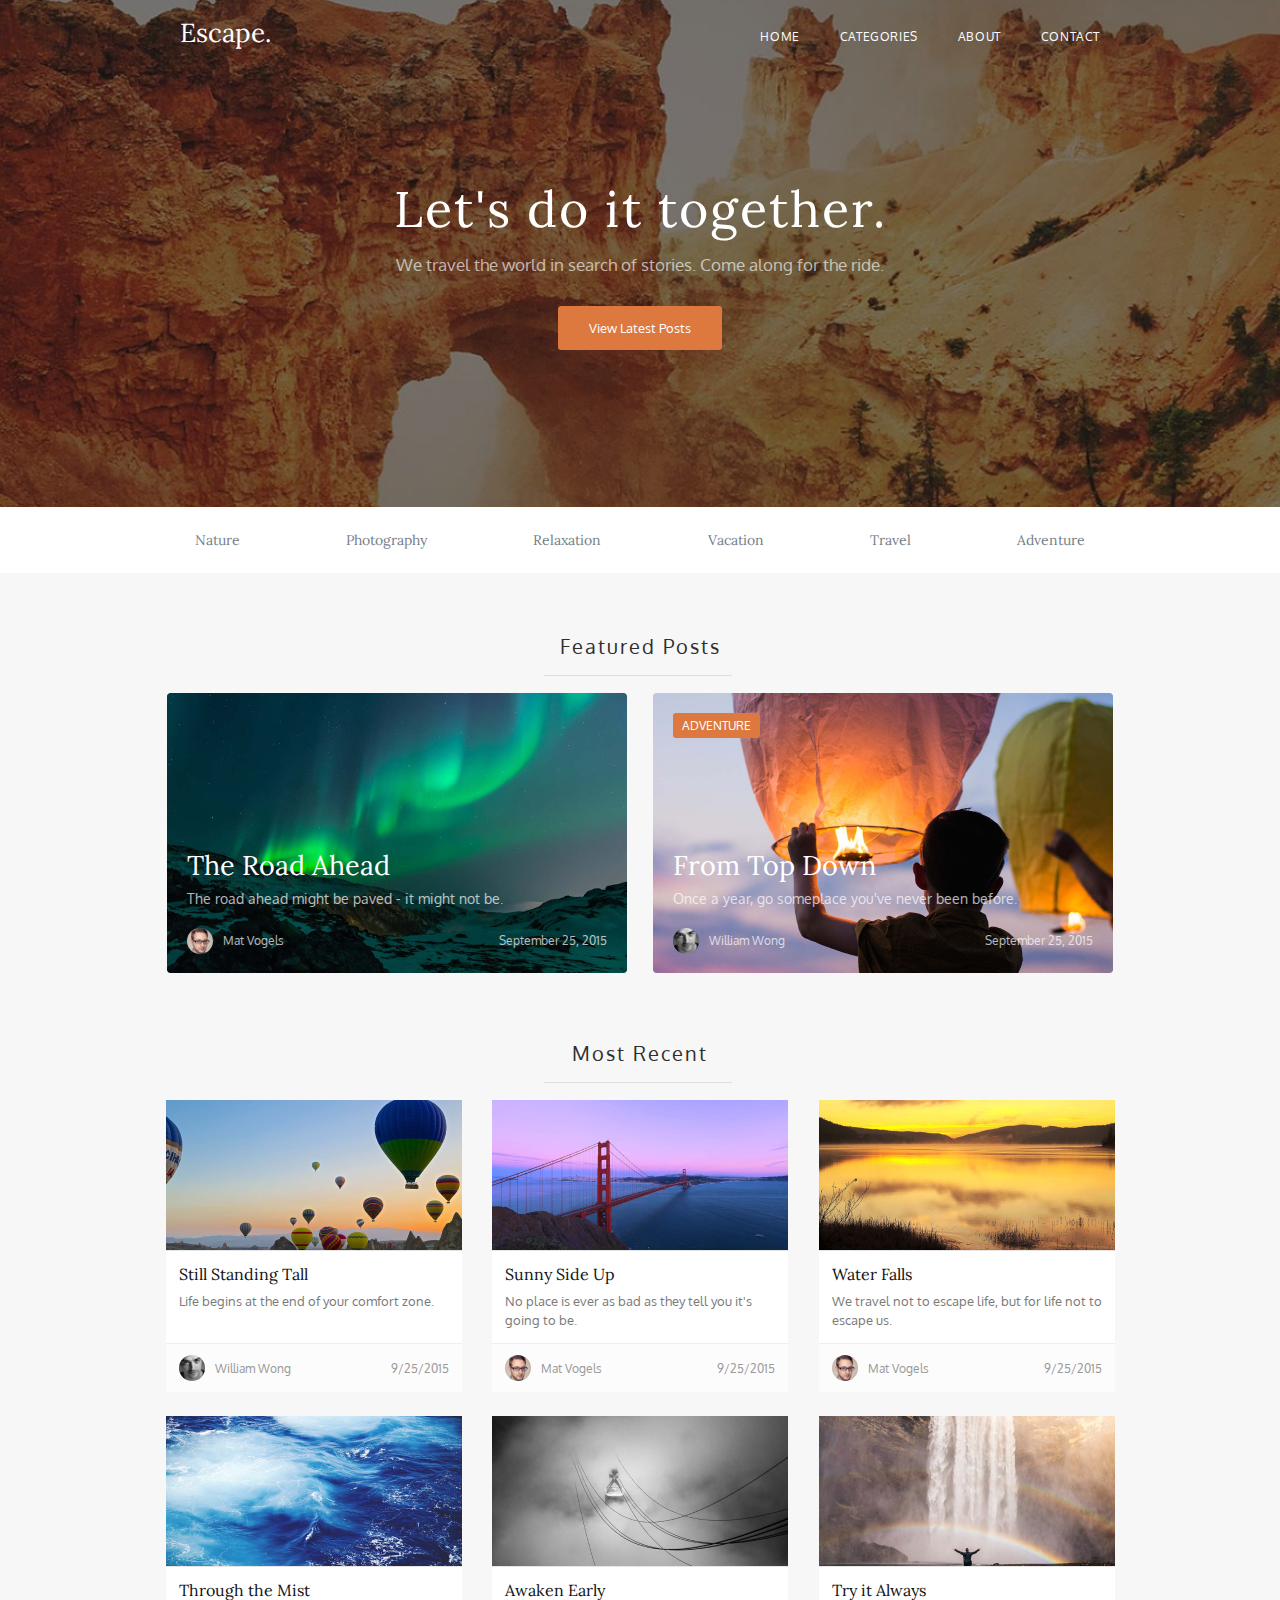
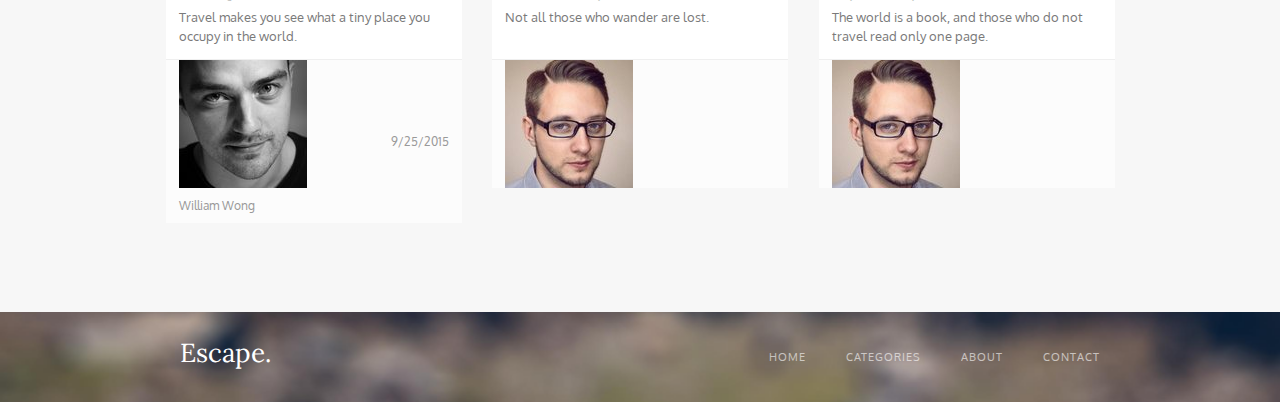
<file: lab_2/index.html>
<!DOCTYPE html>
<html lang="en">

<head>
    <meta charset="UTF-8">
    <meta name="viewport" content="width=device-width, initial-scale=1.0">
    <link rel="stylesheet" href="styles/style.css">
    <link rel="preconnect" href="https://fonts.googleapis.com">
    <link rel="preconnect" href="https://fonts.gstatic.com" crossorigin>
    <link href="https://fonts.googleapis.com/css2?family=Lora&family=Oxygen&display=swap" rel="stylesheet">
    <title>Blog home page</title>
</head>

<body class="body">
    <div class="head">
        <header class="header">
            <div class="container running-title">
                <a class="logo" href="">Escape.</a>
                <nav class="navigation">
                    <ul class="navigation__list">
                        <li class="navigation__item"><a class="navigation__link" href="">HOME</a></li>
                        <li class="navigation__item"><a class="navigation__link" href="">CATEGORIES</a></li>
                        <li class="navigation__item"><a class="navigation__link" href="">ABOUT</a></li>
                        <li class="navigation__item"><a class="navigation__link" href="">CONTACT</a></li>
                    </ul>
                </nav>
            </div>
        </header>
        <div class="about-the-blog container">
            <h1 class="about-the-blog__title">Let's do it together.</h1>
            <p class="about-the-blog__subtitle">We travel the world in search of stories. Come along for the ride.</p>  
            <a class="button" href="">View Latest Posts</a>  
        </div>
    </div>
    <nav class="menu">
        <ul class="menu__list container">
            <li class="menu__item"><a class="menu__link" href="">Nature</a></li>
            <li class="menu__item"><a class="menu__link" href="">Photography</a></li>
            <li class="menu__item"><a class="menu__link" href="">Relaxation</a></li>
            <li class="menu__item"><a class="menu__link" href="">Vacation</a></li>
            <li class="menu__item"><a class="menu__link" href="">Travel</a></li>
            <li class="menu__item"><a class="menu__link" href="">Adventure</a></li>
        </ul>
    </nav>    
    <main class="main">
        <div class="container">
            <section class="featured-posts">
                <h2 class="section-title">Featured Posts</h2>                
                <div class="featured-posts__content"> 
                    <div class="featured-posts__post">                   
                        <a href="" class="featured-post__link post__link">
                            <img class="featured-post__image" src="images/northern-lights.png" alt="Северное сияние">
                            <div class="featured-post__item">                            
                                <h3 class="featured-post__title">The Road Ahead</h3>
                                <p class="featured-post__subtitle">
                                    The road ahead might be paved - it might not be.
                                </p>
                                <div class="post-info">
                                    <div class="post-info__author">
                                        <img class="post-info__icon" src="images/mat-vogels.jpg" alt="Mat Vogels">
                                        <p class="post-info__author-name">Mat Vogels</p>
                                    </div>
                                    <p class="post-info__date">September 25, 2015</p>
                                </div>                                
                            </div>
                        </a> 
                    </div>
                    <div class="featured-posts__post">                   
                        <a href="" class="featured-post__link post__link">
                            <img class="featured-post__image" src="images/sky-lanterns.png" alt="Небесные фонарики">
                            <div class="fake-button button">ADVENTURE</div>
                            <div class="featured-post__item">                                 
                                <h3 class="featured-post__title">From Top Down</h3>
                                <p class="featured-post__subtitle">
                                    Once a year, go someplace you've never been before.
                                </p>
                                <div class="post-info">
                                    <div class="post-info__author">
                                        <img class="post-info__icon" src="images/william-wong.jpg" alt="Mat Vogels">
                                        <p class="post-info__author-name">William Wong</p>
                                    </div>
                                    <p class="post-info__date">September 25, 2015</p>
                                </div>                                    
                            </div>
                        </a> 
                    </div>                      
                </div>
            </section>
            <section class="most-recent">
                <h2 class="section-title">Most Recent</h2>                
                <div class="articles__most-recent">
                    <div class="article">
                        <a class="article__link post__link" href="">
                            <img class="article__img" src="images/air-ballons.png" alt="air-ballons">
                            <div class="article__name">
                                <h3 class="article__title">Still Standing Tall</h3>
                                <p class="article__subtitle">Life begins at the end of your comfort zone.</p>
                            </div>
                        </a>
                        <div class="article__footer">
                            <div class="article__author">
                                <img class="article__icon" src="images/william-wong.jpg" alt="William Wong">
                                <p class="article__autor-name">William Wong</p>
                            </div>
                            <p class="article__date">9/25/2015</p>
                        </div>
                    </div>
                    <div class="article">
                        <a class="article__link post__link" href="">
                            <img class="article__img" src="images/bridge.png" alt="air-ballons">
                            <div class="article__name">
                                <h3 class="article__title">Sunny Side Up</h3>
                                <p class="article__subtitle">No place is ever as bad as they tell you it's going to be.</p>
                            </div>
                        </a>
                        <div class="article__footer">
                            <div class="article__author">
                                <img class="article__icon" src="images/mat-vogels.jpg" alt="Mat Vogels">
                                <p class="article__autor-name">Mat Vogels</p>
                            </div>
                            <p class="article__date">9/25/2015</p>
                        </div>
                    </div>
                    <div class="article">
                        <a class="article__link post__link" href="">
                            <img class="article__img" src="images/lake.png" alt="air-ballons">
                            <div class="article__name">
                                <h3 class="article__title">Water Falls</h3>
                                <p class="article__subtitle">We travel not to escape life, but for life not to escape us.</p>
                            </div>
                        </a>
                        <div class="article__footer">
                            <div class="article__author">
                                <img class="article__icon" src="images/mat-vogels.jpg" alt="Mat Vogels">
                                <p class="article__autor-name">Mat Vogels</p>
                            </div>
                            <p class="article__date">9/25/2015</p>
                        </div>
                    </div>
                    <div class="article">
                        <a class="article__link post__link" href="">
                            <img class="article__img" src="images/water.png" alt="air-ballons">
                            <div class="article__name">
                                <h3 class="article__title">Through the Mist</h3>
                                <p class="article__subtitle">Travel makes you see what a tiny place you occupy in the world.</p>
                            </div>
                        </a>
                        <div class="article__footer">
                            <div class="author">
                                <img class="author__icon" src="images/william-wong.jpg" alt="William Wong">
                                <p class="article__autor-name">William Wong</p>
                            </div>
                            <p class="article__date">9/25/2015</p>
                        </div>
                    </div>
                    <div class="article">
                        <a class="article__link post__link" href="">
                            <img class="article__img" src="images/fog.png" alt="air-ballons">
                            <div class="article__name">
                                <h3 class="article__title">Awaken Early</h3>
                                <p class="article__subtitle">Not all those who wander are lost.</p>
                            </div>
                        </a>
                        <div class="article__footer">
                            <div class="author">
                                <img class="author__icon" src="images/mat-vogels.jpg" alt="Mat Vogels">
                                <p class="article__information">Mat Vogels</p>
                            </div>
                            <p class="article__information">9/25/2015</p>
                        </div>
                    </div>
                    <div class="article">
                        <a class="article__link post__link" href="">
                            <img class="article__img" src="images/waterfall.png" alt="air-ballons">
                            <div class="article__name">
                                <h3 class="article__title">Try it Always</h3>
                                <p class="article__subtitle">The world is a book, and those who do not travel read only one page.</p>
                            </div>
                        </a>
                        <div class="article__footer">
                            <div class="author">
                                <img class="author__icon" src="images/mat-vogels.jpg" alt="Mat Vogels">
                                <p class="article__information">Mat Vogels</p>
                            </div>
                            <p class="article__information">9/25/2015</p>
                        </div>
                    </div>
                </div>
            </section>             
        </div>        
    </main>
    <footer class="footer">
        <div class="container running-title">
            <a class="logo" href="">Escape.</a>
            <nav class="navigation">
                <ul class="navigation__list">
                    <li class="navigation__item"><a class="navigation__link navigation__link_light" href="">HOME</a></li>
                    <li class="navigation__item"><a class="navigation__link navigation__link_light" href="">CATEGORIES</a></li>
                    <li class="navigation__item"><a class="navigation__link navigation__link_light" href="">ABOUT</a></li>
                    <li class="navigation__item"><a class="navigation__link navigation__link_light" href="">CONTACT</a></li>
                </ul>
            </nav>
        </div>
    </footer>     
</body>

</html>
</file>
<file: lab_2/styles/style.css>
* {
    margin: 0;
    padding: 0;
    box-sizing: border-box;
}

.body {
    font-size: 0;
} 

.container {
    max-width: 960px;
    margin: 0 auto;
}

.head {
    background-image: url("../images/canyon.png");
    background-size: cover;
    background-position: center;
}

.header {
    padding: 17px 0;
}

.running-title {
    display: flex;
    justify-content: space-between;
    align-items: center;
    flex-wrap: wrap;
} 

.logo {
    font: 26px/1 'Lora', sans-serif;
    text-decoration: none;
    color: #FFFFFF;
    padding: 3px 20px 11px 20px;
}

.navigation__list {
    display: flex;
    flex-wrap: wrap;
    list-style: none;
}

.navigation__link {
    display: inline-block;
    font: 12px/20px 'Oxygen', sans-serif;    
    letter-spacing: 0.6px;    
    color: #FFFFFF;
    padding: 10px 20px;
    text-decoration: none;    
}

.navigation__item:hover {
    transform: scale(1.1);
    transition: all 0.15s;    
}

.navigation__link:hover {
    color: #84a6a8;
}

.about-the-blog {
    padding: 110px 0 157px 0;
    text-align: center;
}

.about-the-blog__title {
    font: 50px/51px 'Lora', sans-serif;    
    letter-spacing: 2px;
    color: #FFFFFF;
    margin-bottom: 20px;
}

.about-the-blog__subtitle{
    font: 17px/20px 'Oxygen', sans-serif;    
    color: #FFFFFF;
    opacity: 0.63;
    margin-bottom: 31px;
}

.button {
    display: inline-block;
    font: 13px/20px 'Oxygen', sans-serif;    
    color: #FFFFFF;
    padding: 12px 31px;
    background: #DD783F;
    border-radius: 3px; 
    text-decoration: none;   
}

.button:hover {
    opacity: 0.8;
}

.menu {
    padding: 10px 0;
}

.menu__list {
    display: flex;
    justify-content: space-between; 
    flex-wrap: wrap;  
}

.menu__link {
    display: inline-block;
    font: 14px/20px 'Lora', sans-serif;     
    text-decoration: none;
    color:#768088;
    padding: 13px 35px;
}

.menu__item:hover {
    transform: scale(1.1);
    transition: all 0.15s;    
}

.menu__link:hover {
    color: rgb(40, 59, 56);
}

.main {
    background: rgba(247, 247, 247, 1);
    padding-bottom: 89px;
}

.featured-posts {
    padding: 60px 0 7px 0;        
}

.section-title {
    font: 20px/27px 'Oxygen', sans-serif;      
    letter-spacing: 2px;    
    color: #2E2E2E;
    text-align: center;
    position: relative;
    margin: 0 auto 33px auto;
    max-width: 188px;
}

.section-title::before {    
    content: '';
    width: 100%;
    background-color: #DEDEDE;    
    height: 1px;
    left: -2px;
    bottom: -16px;
    position: absolute;
}

.featured-posts__content {
    display: flex;
    justify-content: space-evenly;
    flex-wrap: wrap;
    gap: 20px;
}

.featured-posts__post {
    display: flex;
    max-width: 460px;
    position: relative;
    align-items: flex-end;
}

.featured-post__link {    
    max-width: 460px;          
}

.post__link {
    text-decoration: none;
}

.post__link:hover {
    opacity: 0.85;
}

.featured-post__title {
    font: 27px/30px 'Lora', sans-serif;         
    text-align: left;
    color: #FFFFFF;
    margin-bottom: 6px;
}

.featured-post__item {
    display: flex;    
    flex-wrap: wrap;
    align-items: flex-end;
    position: relative;
    padding: 157px 20px 15px 20px;
}

.featured-post__image {
    top: 0;
    width: 100%;
    height: 100%;
    position: absolute;
    object-fit: cover;
    border-radius: 3px;
}

.featured-post__subtitle {
    font: 14px 'Oxygen', sans-serif;    
    line-height: 25px;   
    text-align: left;
    color: #FFFFFF;
    opacity: 0.70;
    margin-bottom: 12px;
}

.fake-button {
    padding: 6px 9px;    
    font-size: 12px;
    line-height: 13px;
    position: absolute;
    top: 20px;
    left: 20px;
}

.post-info {
    flex: 100%;
    display: flex;
    flex-wrap: wrap;
    justify-content: space-between;
}

.post-info__icon,
.article__icon {
    width: 26px;
    border-radius: 50%;
    margin-right: 10px;
}

.post-info__author,
.article__author {
    display: flex;
    flex-wrap: wrap;
    align-items: center;
}

.post-info__author-name, 
.post-info__date {
    font:12px 'Oxygen', sans-serif;    
    line-height: 35px;    
    color: #FFFFFF;
    opacity: 0.7;
}

.most-recent {
    padding-top: 60px;
}

.articles__most-recent {
    display: flex;
    justify-content: space-evenly;
    flex-wrap: wrap;
    gap: 24px 25px;
}

.article {
    max-width: 296px;       
}

.article__name {
    min-height: 93px;
    background-color: #FFFFFF;
    padding: 14px 13px 12px 13px;
    box-shadow: 0 1px 0 #EFEFEF;
    margin-bottom: 1px;
}

.article__img {
    box-shadow: 0 1px 0  #E5E5E5;
    width: 100%;
}

.article__title {
    font: 16px 'Lora', sans-serif;    
    line-height: 21px;   
    color:  #101315;
    padding-bottom: 7px;
}

.article__subtitle {
    font: 13px 'Oxygen', sans-serif;    
    line-height: 19px;
    color: #7A7A7A;
}

.article__footer {
    display: flex;
    flex-wrap: wrap;
    min-height: 48px;
    align-items: center;
    background-color: #FCFCFC;
    padding: 0 13px;
    justify-content: space-between;
}

.article__autor-name,
.article__date {
    font: 12px 'Oxygen', sans-serif;    
    line-height: 35px;
    color: #999999;
}

.footer {
    background-image: url(../images/footer_background.png);
    background-size: cover;
    padding: 25px 0;
}

.navigation__link_light {
    color: #FFFFFF; 
    opacity: 0.6;   
    font: 11px/20px 'Oxygen', sans-serif;     
    letter-spacing: 1px;
}
</file>
